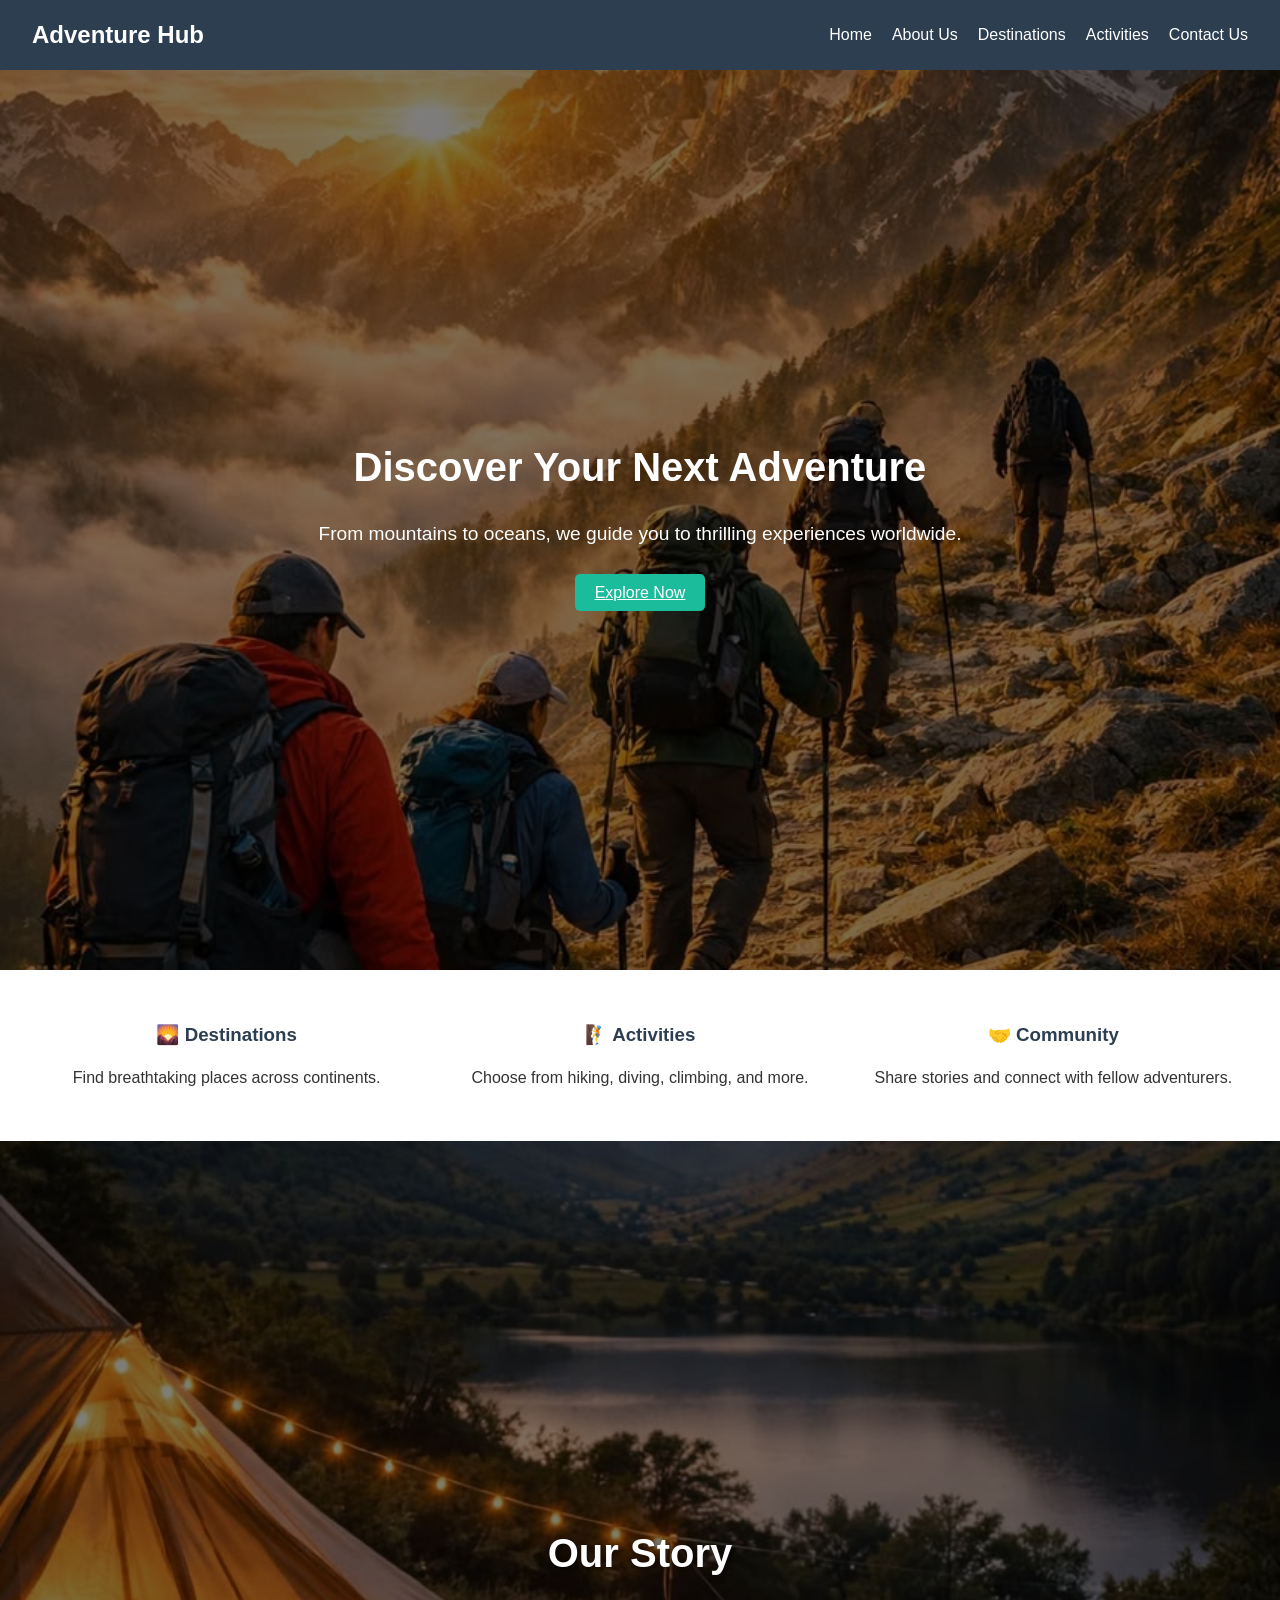
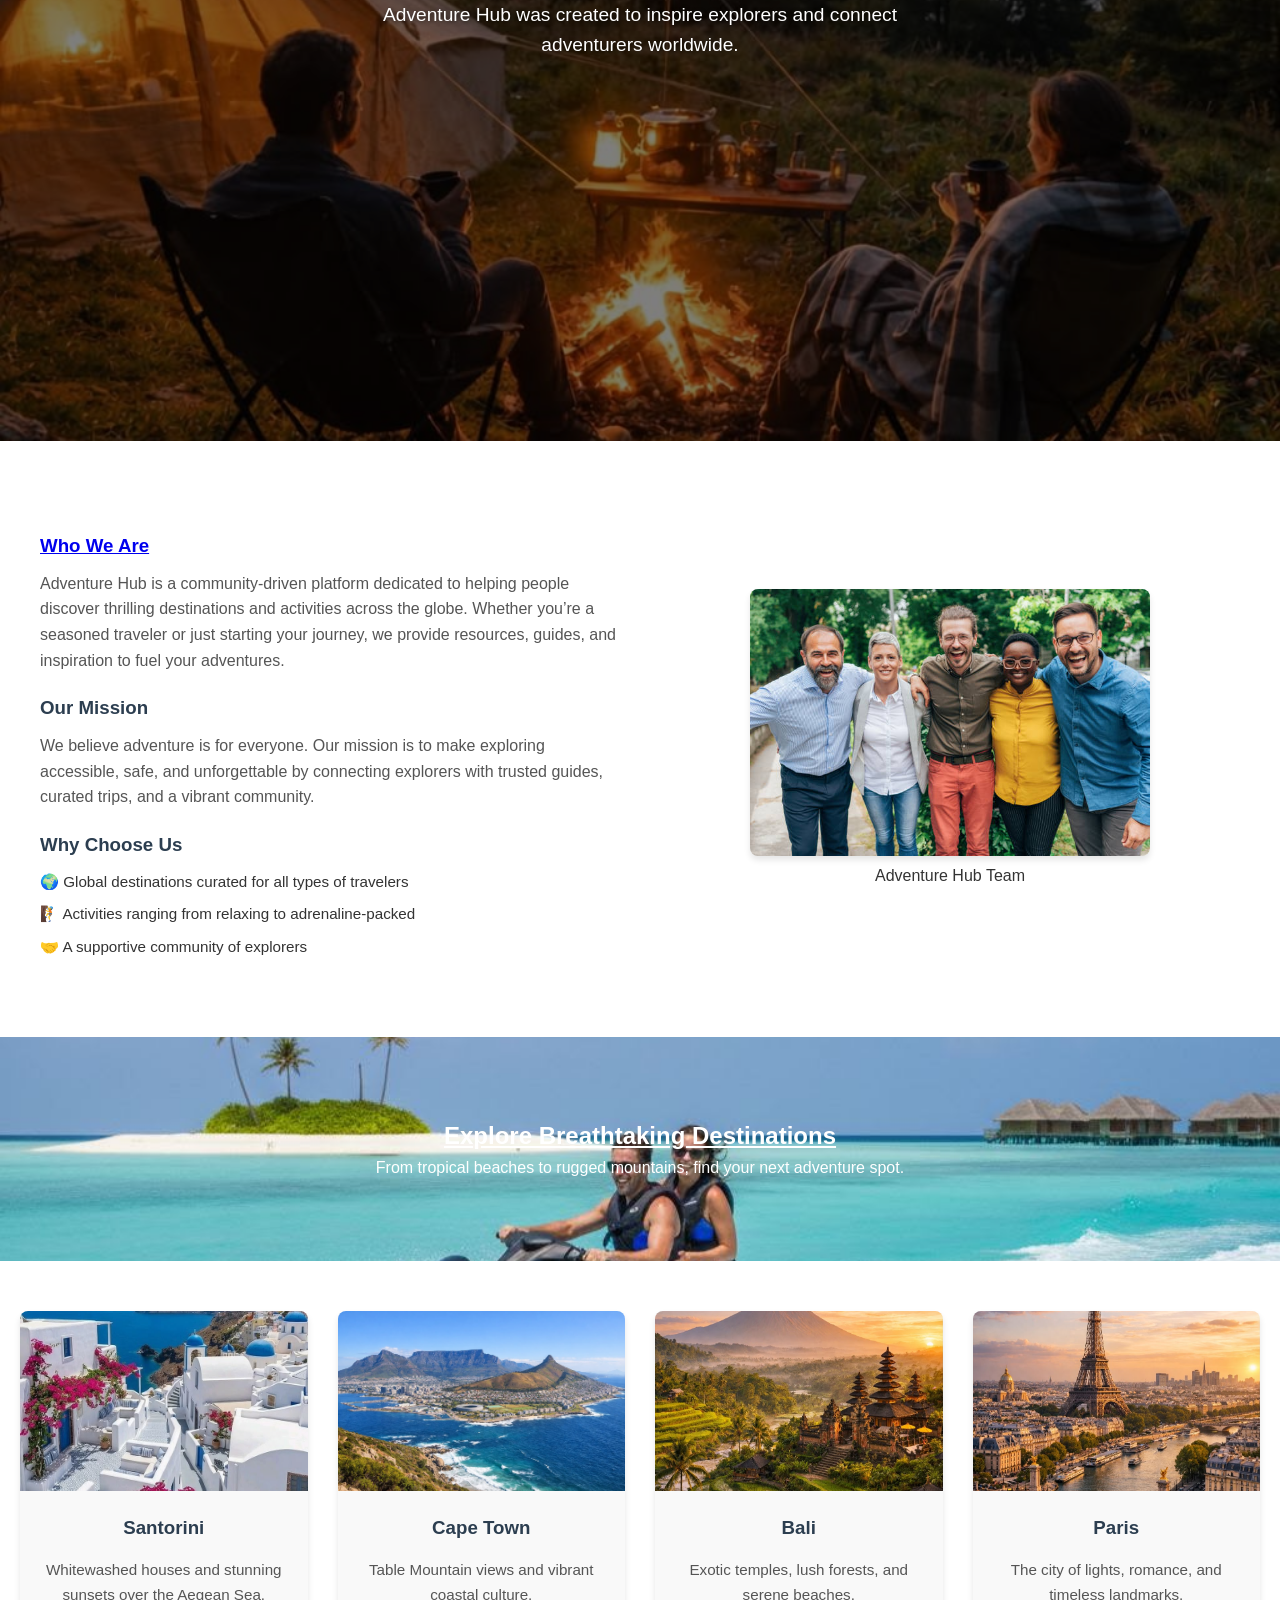
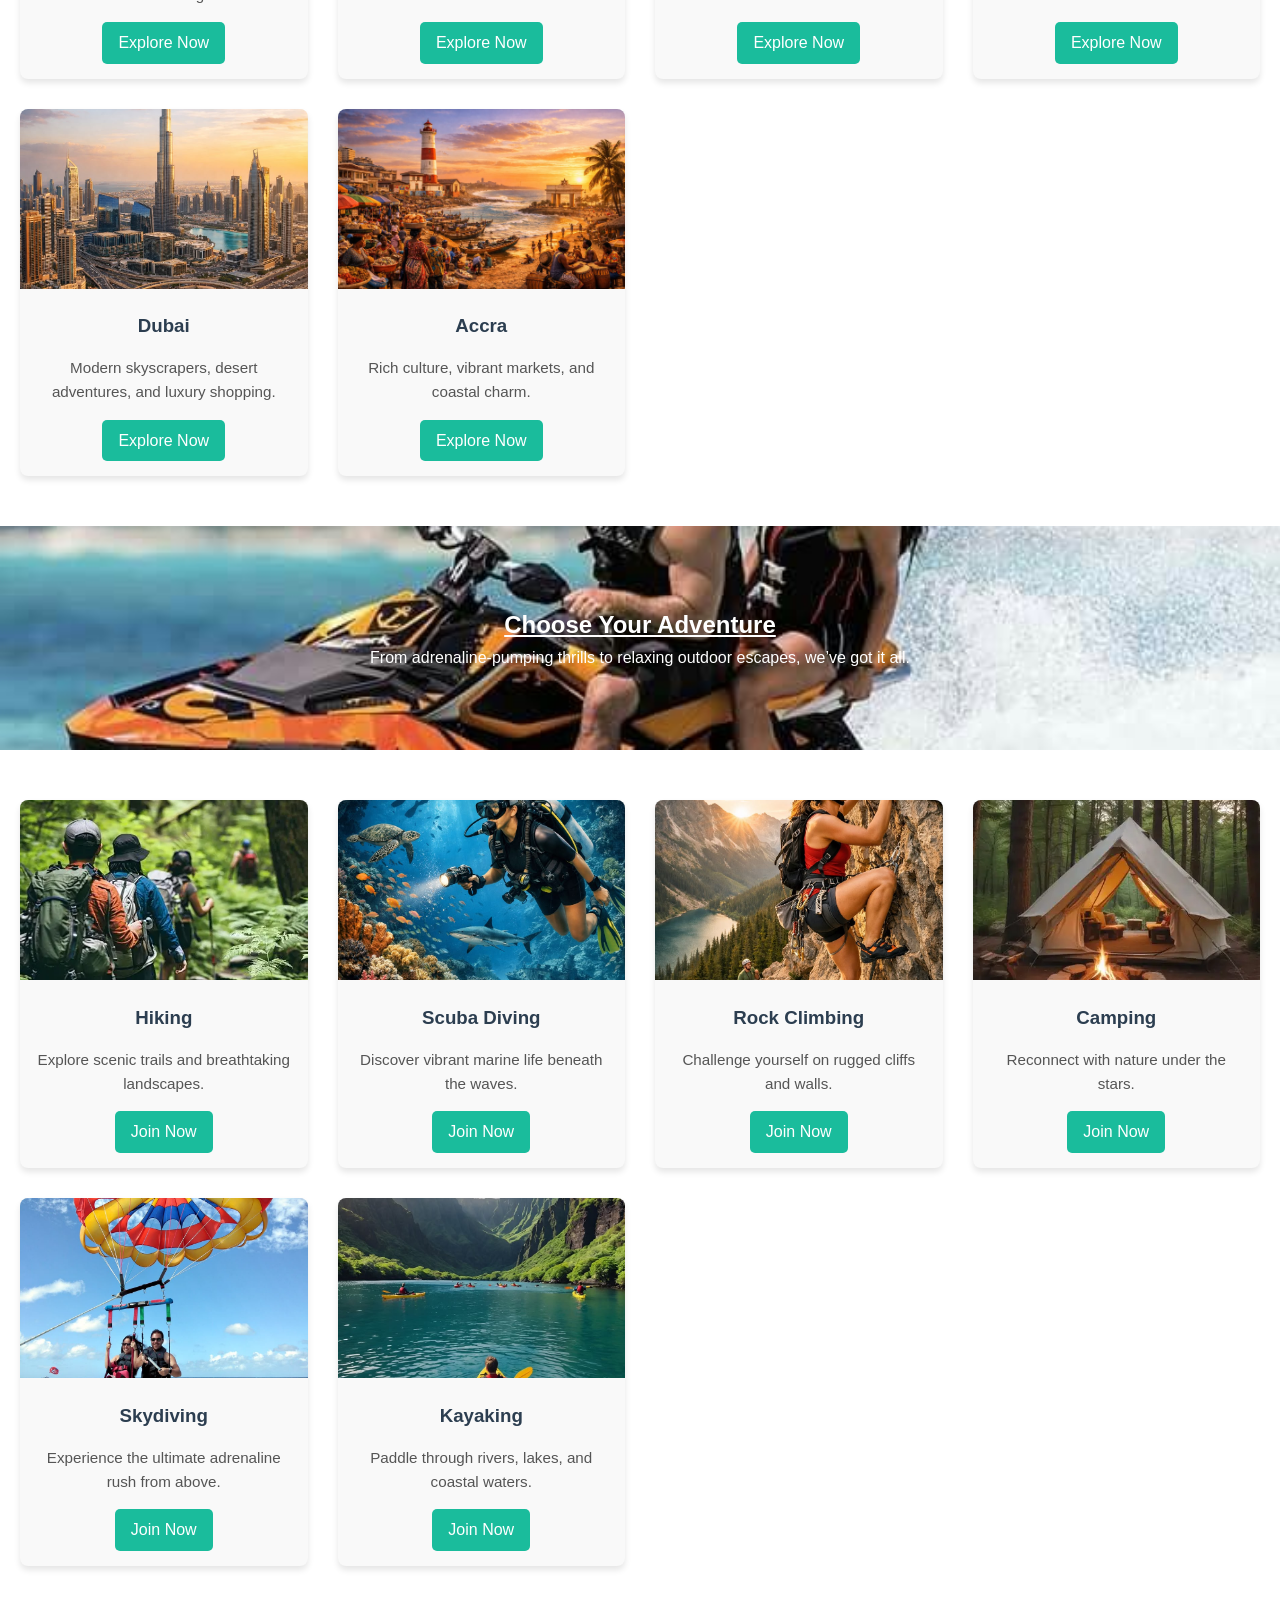
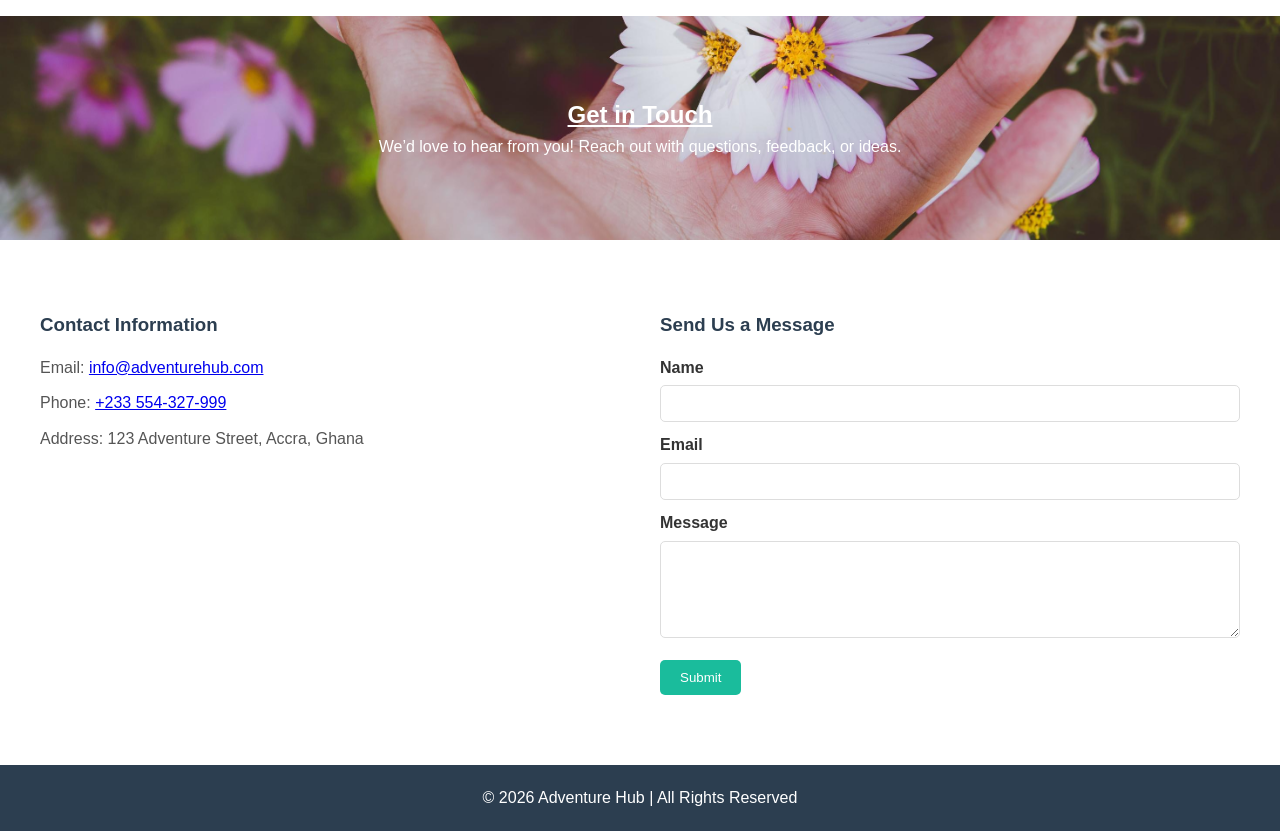
<file: index.html>
<!DOCTYPE html>
<html lang="en">
<head>
  <meta charset="UTF-8">
  <meta name="viewport" content="width=device-width, initial-scale=1.0">
  <title>Document</title>
  <link rel="stylesheet" href="src/style.css">
</head>
<body>
    <!-- Navigation Bar -->
  <nav class="navbar">
    <h1 class="logo">Adventure Hub</h1>
    <ul class="nav-links">
      <li><a href="index.html">Home</a></li>
      <li><a href="pages/about.html">About Us</a></li>
      <li><a href="pages/destinations.html">Destinations</a></li>
      <li><a href="pages/activities.html">Activities</a></li>
      <li><a href="pages/contact.html">Contact Us</a></li>
    </ul>
  </nav>

  <header class="hero">
  <div class="hero-content">
    <h2>Discover Your Next Adventure</h2>
    <p>From mountains to oceans, we guide you to thrilling experiences worldwide.</p>
    <a href="#" class="btn">Explore Now</a>
  </div>
</header>
  <!-- Features Section -->
  <section class="features">
    <div class="feature">
      <h3>🌄 Destinations</h3>
      <p>Find breathtaking places across continents.</p>
    </div>
    <div class="feature">
      <h3>🧗 Activities</h3>
      <p>Choose from hiking, diving, climbing, and more.</p>
    </div>
    <div class="feature">
      <h3>🤝 Community</h3>
      <p>Share stories and connect with fellow adventurers.</p>
    </div>
  </section>

  <!-- Hero Section -->
  <header class="hero1">
  <div class="hero1-content">
    <h2>Our Story</h2>
    <p>Adventure Hub was created to inspire explorers and connect adventurers worldwide.</p>
  </div>
</header>

  <!-- About Content -->
  <section class="about">
    <div class="about-text">
      <h3><a href="pages/about.html">Who We Are</a></h3>
      <p>
        Adventure Hub is a community-driven platform dedicated to helping people discover
        thrilling destinations and activities across the globe. Whether you’re a seasoned
        traveler or just starting your journey, we provide resources, guides, and inspiration
        to fuel your adventures.
      </p>
      <h3>Our Mission</h3>
      <p>
        We believe adventure is for everyone. Our mission is to make exploring accessible,
        safe, and unforgettable by connecting explorers with trusted guides, curated trips,
        and a vibrant community.
      </p>
      <h3>Why Choose Us</h3>
      <ul>
        <li>🌍 Global destinations curated for all types of travelers</li>
        <li>🧗 Activities ranging from relaxing to adrenaline-packed</li>
        <li>🤝 A supportive community of explorers</li>
      </ul>
    </div>

    <div class="about-image">
      <img src="images/istockphoto-1411115192-612x612.jpg" alt="Adventure Hub Team">
      <p>Adventure Hub Team</p>
    </div>
  </section>
  

  <!-- Hero Section -->
  <header class="hero2 destinations-hero">
    <h2><a href="pages/destinations.html">Explore Breathtaking Destinations</a></h2>
    <p>From tropical beaches to rugged mountains, find your next adventure spot.</p>
  </header>

  <!-- Destination Grid -->
  <section class="destinations">
    <div class="destination-card">
     <img src="images/WhatsApp Image 2026-07-12 at 11.25.25 PM.jpeg" alt="Santorini">
      <h3>Santorini</h3>
      <p>Whitewashed houses and stunning sunsets over the Aegean Sea.</p>
      <a href="#" class="btn">Explore Now</a>
    </div>
    <div class="destination-card">
     <img src="images/WhatsApp Image 2026-07-12 at 11.25.25 PM (1).jpeg" alt="Cape Town">
      <h3>Cape Town</h3>
      <p>Table Mountain views and vibrant coastal culture.</p>
      <a href="#" class="btn">Explore Now</a>
    </div>
    <div class="destination-card">
      <img src="images/WhatsApp Image 2026-07-12 at 11.14.30 PM.jpeg" alt="Bali">
      <h3>Bali</h3>
      <p>Exotic temples, lush forests, and serene beaches.</p>
      <a href="#" class="btn">Explore Now</a>
    </div>
    <div class="destination-card">
      <img src="images/WhatsApp Image 2026-07-12 at 11.14.29 PM (1).jpeg" alt="Paris">
      <h3>Paris</h3>
      <p>The city of lights, romance, and timeless landmarks.</p>
      <a href="#" class="btn">Explore Now</a>
    </div>
    <div class="destination-card">
      <img src="images/WhatsApp Image 2026-07-12 at 11.14.29 PM.jpeg" alt="Dubai">
      <h3>Dubai</h3>
      <p>Modern skyscrapers, desert adventures, and luxury shopping.</p>
      <a href="#" class="btn">Explore Now</a>
    </div>
    <div class="destination-card">
     <img src="images/WhatsApp Image 2026-07-12 at 11.14.31 PM.jpeg" alt="Accra">
      <h3>Accra</h3>
      <p>Rich culture, vibrant markets, and coastal charm.</p>
      <a href="#" class="btn">Explore Now</a>
    </div>
  </section>

  

  <!-- Hero Section -->
  <header class="hero3 activities-hero">
    <h2><a href="pages/activities.html">Choose Your Adventure</a></h2>
    <p>From adrenaline-pumping thrills to relaxing outdoor escapes, we’ve got it all.</p>
  </header>

  <!-- Activities Grid -->
  <section class="activities">
    <div class="activity-card">
     <img src="images/OIP.webp" alt="Hiking">
      <h3>Hiking</h3>
      <p>Explore scenic trails and breathtaking landscapes.</p>
      <a href="#" class="btn">Join Now</a>
    </div>
    <div class="activity-card">
      <img src="images/WhatsApp Image 2026-07-12 at 11.47.36 PM.jpeg" alt="Scuba Diving">
      <h3>Scuba Diving</h3>
      <p>Discover vibrant marine life beneath the waves.</p>
      <a href="#" class="btn">Join Now</a>
    </div>
    <div class="activity-card">
      <img src="images/WhatsApp Image 2026-07-12 at 11.47.36 PM (1).jpeg" alt="Rock Climbing">
      <h3>Rock Climbing</h3>
      <p>Challenge yourself on rugged cliffs and walls.</p>
      <a href="#" class="btn">Join Now</a>
    </div>
    <div class="activity-card">
     <img src="images/OIP (1).webp" alt="Camping">
      <h3>Camping</h3>
      <p>Reconnect with nature under the stars.</p>
      <a href="#" class="btn">Join Now</a>
    </div>
    <div class="activity-card">
      <img src="images/WhatsApp Image 2026-07-11 at 12.35.16 AM.jpeg" alt="Skydiving">
      <h3>Skydiving</h3>
      <p>Experience the ultimate adrenaline rush from above.</p>
      <a href="#" class="btn">Join Now</a>
    </div>
    <div class="activity-card">
       <img src="images/WhatsApp Image 2026-07-11 at 12.35.15 AM.jpeg" alt="Kayaking">
      <h3>Kayaking</h3>
      <p>Paddle through rivers, lakes, and coastal waters.</p>
      <a href="#" class="btn">Join Now</a>
    </div>
  </section>


 

  <!-- Hero Section -->
  <header class="hero4 contact-hero">
    <h2><a href="pages/contact.html">Get in Touch</a></h2>
    <p>We’d love to hear from you! Reach out with questions, feedback, or ideas.</p>
  </header>

  <!-- Contact Section -->
  <section class="contact">
    <div class="contact-info">
      <h3>Contact Information</h3>
      <p>Email: <a href="mailto:info@adventurehub.com">info@adventurehub.com</a></p>
      <p>Phone: <a href="tel:+233554327999">+233 554-327-999</a></p>
      <p>Address: 123 Adventure Street, Accra, Ghana</p>
    </div>

    <div class="contact-form">
      <h3>Send Us a Message</h3>
      <form action="#" method="post">
        <label for="name">Name</label>
        <input type="text" id="name" name="name" required>

        <label for="email">Email</label>
        <input type="email" id="email" name="email" required>

        <label for="message">Message</label>
        <textarea id="message" name="message" rows="5" required></textarea>

        <button type="submit" class="btn">Submit</button>
      </form>
    </div>
  </section>

  <!-- Footer -->
  <footer class="footer">
    <p>&copy; 2026 Adventure Hub | All Rights Reserved</p>
  </footer>
  
</body>
</html>
</file>
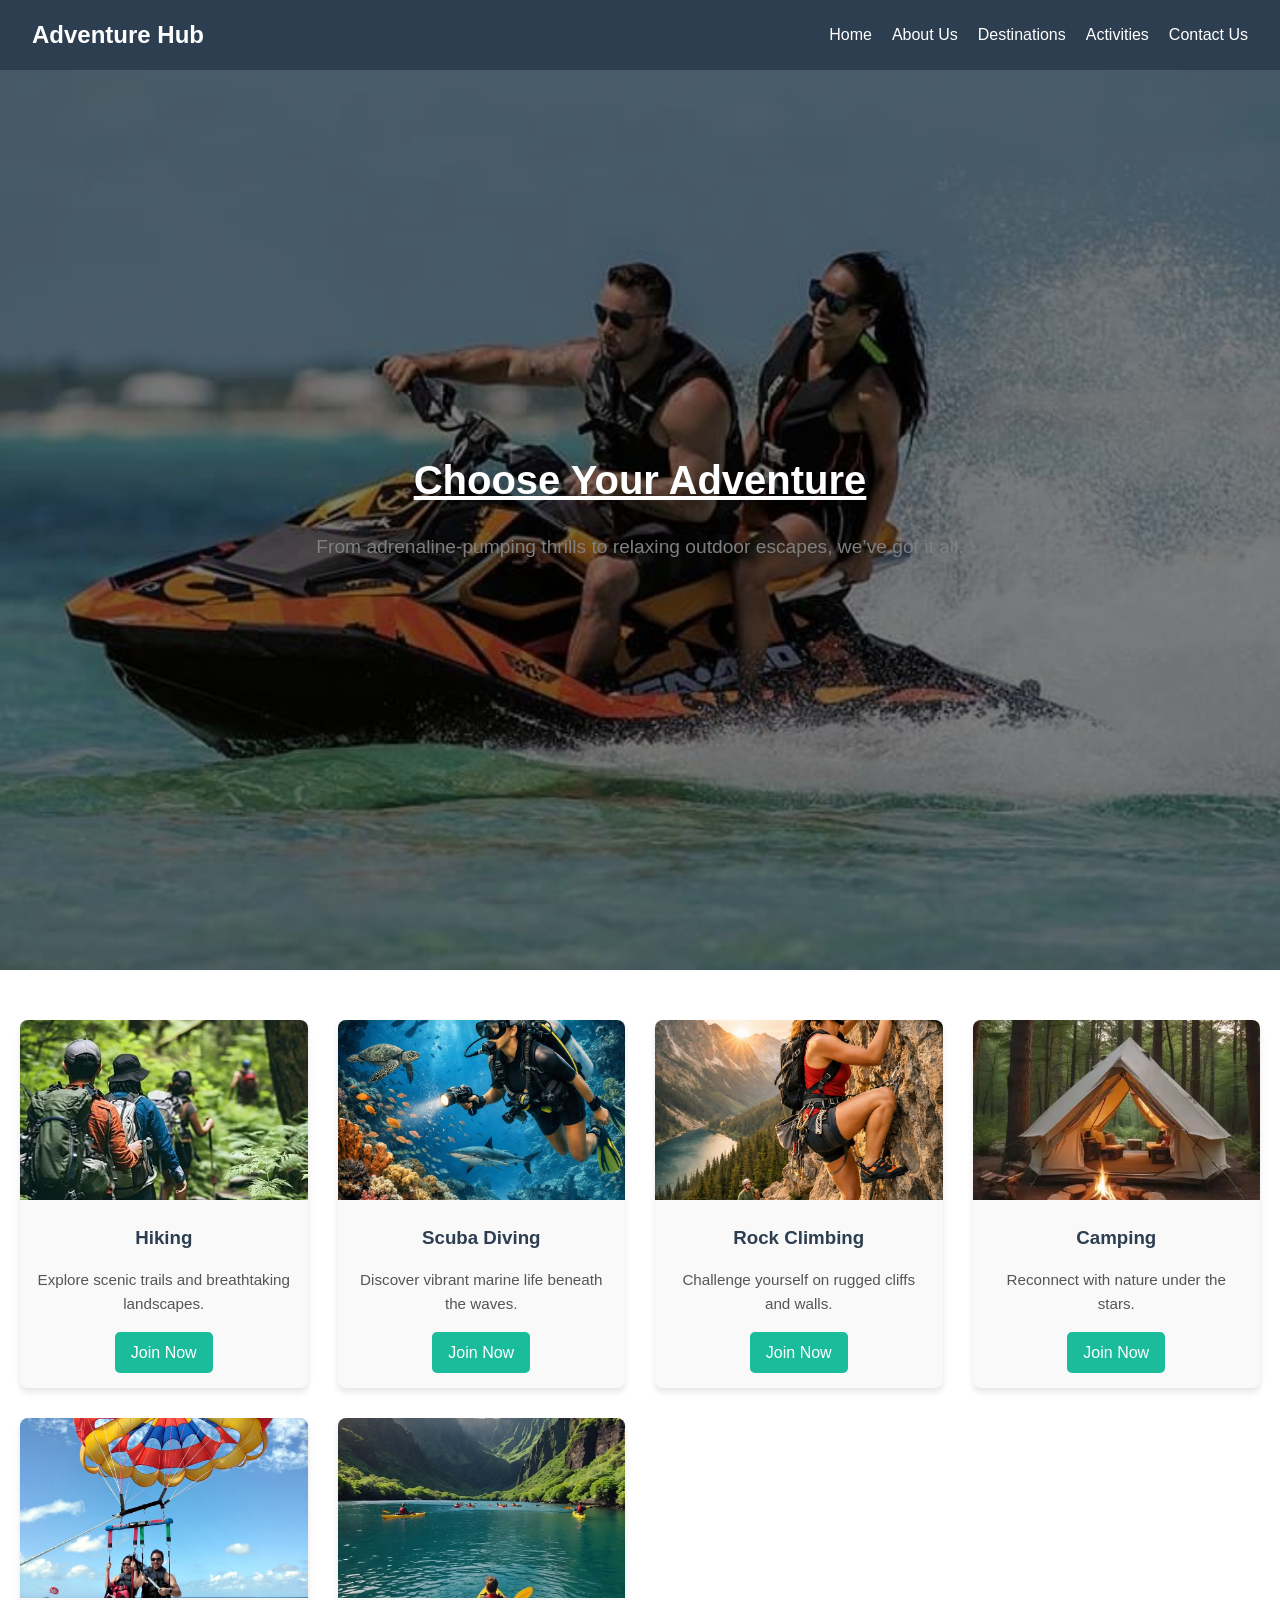
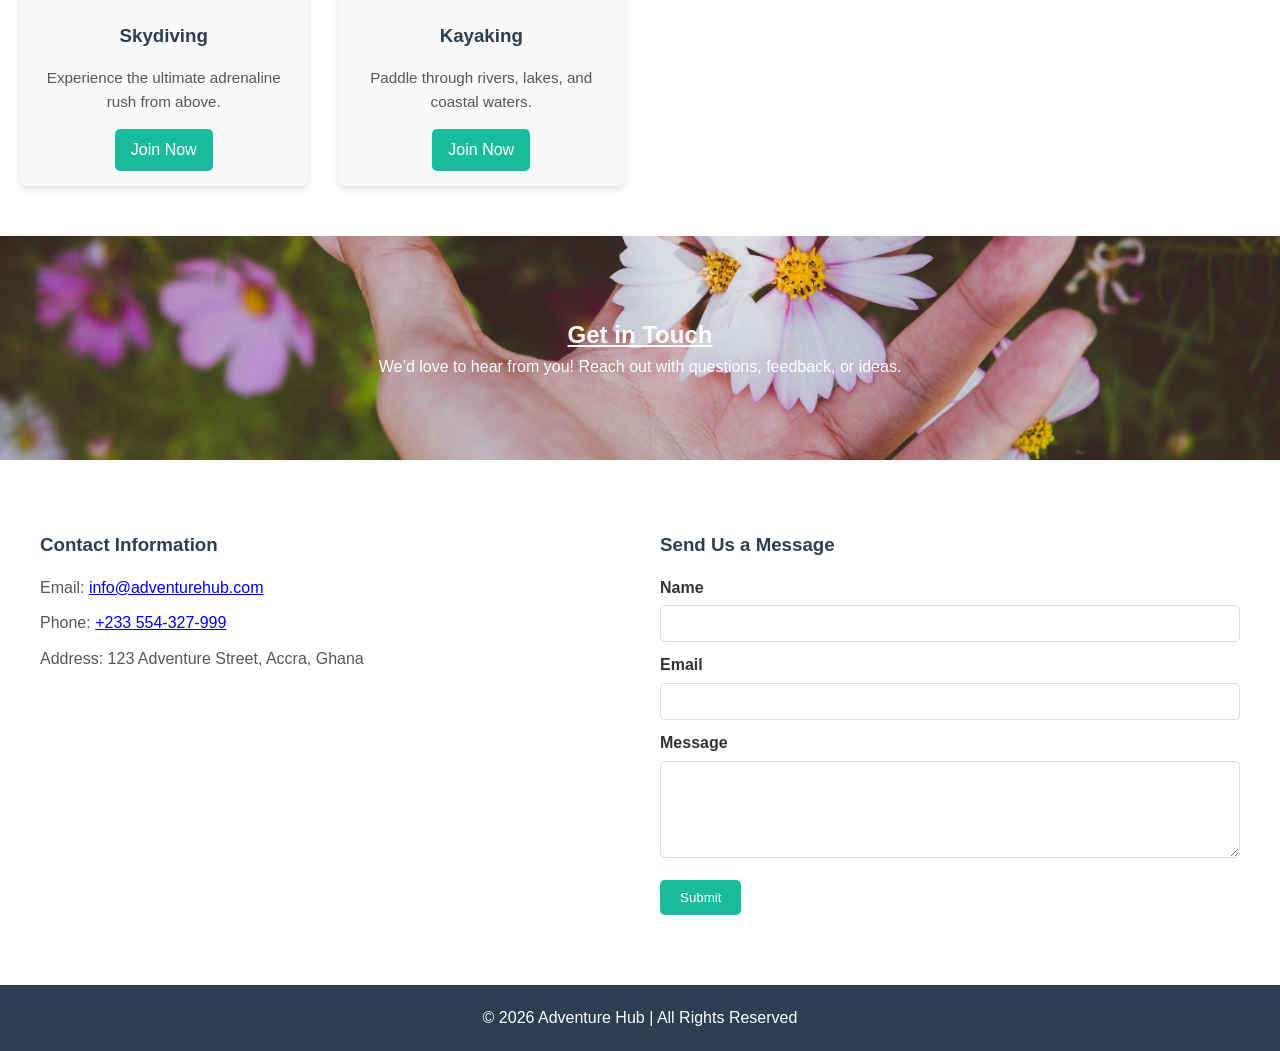
<file: pages/activities.html>
<!DOCTYPE html>
<html lang="en">
<head>
  <meta charset="UTF-8">
  <meta name="viewport" content="width=device-width, initial-scale=1.0">
  <title>Adventure Hub - Activities</title>
  <link rel="stylesheet" href="../src/style.css">
</head>
<body>
  <!-- Navigation Bar -->
  <nav class="navbar">
    <h1 class="logo">Adventure Hub</h1>
    <ul class="nav-links">
      <li><a href="../index.html">Home</a></li>
      <li><a href="about.html">About Us</a></li>
      <li><a href="destinations.html">Destinations</a></li>
      <li><a href="activities.html" class="active">Activities</a></li>
      <li><a href="contact.html">Contact Us</a></li>
    </ul>
  </nav>

  <!-- Hero Section -->
  <header class="hero activities-hero">
    <div><h2><a href="../index.html">Choose Your Adventure</a></h2>
    <p>From adrenaline-pumping thrills to relaxing outdoor escapes, we’ve got it all.</p>
  </div>
  </header>

  <!-- Activities Grid -->
  <section class="activities">
    <div class="activity-card">
      <img src="../images/OIP.webp" alt="Hiking">
      <h3>Hiking</h3>
      <p>Explore scenic trails and breathtaking landscapes.</p>
      <a href="#" class="btn">Join Now</a>
    </div>
    <div class="activity-card">
      <img src="../images/WhatsApp Image 2026-07-12 at 11.47.36 PM.jpeg" alt="Scuba Diving">
      <h3>Scuba Diving</h3>
      <p>Discover vibrant marine life beneath the waves.</p>
      <a href="#" class="btn">Join Now</a>
    </div>
    <div class="activity-card">
      <img src="../images/WhatsApp Image 2026-07-12 at 11.47.36 PM (1).jpeg" alt="Rock Climbing">
      <h3>Rock Climbing</h3>
      <p>Challenge yourself on rugged cliffs and walls.</p>
      <a href="#" class="btn">Join Now</a>
    </div>
    <div class="activity-card">
      <img src="../images/OIP (1).webp" alt="Camping">
      <h3>Camping</h3>
      <p>Reconnect with nature under the stars.</p>
      <a href="#" class="btn">Join Now</a>
    </div>
    <div class="activity-card">
      <img src="../images/WhatsApp Image 2026-07-11 at 12.35.16 AM.jpeg" alt="Skydiving">
      <h3>Skydiving</h3>
      <p>Experience the ultimate adrenaline rush from above.</p>
      <a href="#" class="btn">Join Now</a>
    </div>
    <div class="activity-card">
      <img src="../images/WhatsApp Image 2026-07-11 at 12.35.15 AM.jpeg" alt="Kayaking">
      <h3>Kayaking</h3>
      <p>Paddle through rivers, lakes, and coastal waters.</p>
      <a href="#" class="btn">Join Now</a>
    </div>
  </section>

  <!-- Hero Section -->
  <header class="hero4 contact-hero">
    <h2><a href="contact.html">Get in Touch</a></h2>
    <p>We’d love to hear from you! Reach out with questions, feedback, or ideas.</p>
  </header>

  <!-- Contact Section -->
  <section class="contact">
    <div class="contact-info">
      <h3>Contact Information</h3>
      <p>Email: <a href="mailto:info@adventurehub.com">info@adventurehub.com</a></p>
      <p>Phone: <a href="tel:+233554327999">+233 554-327-999</a></p>
      <p>Address: 123 Adventure Street, Accra, Ghana</p>
    </div>

    <div class="contact-form">
      <h3>Send Us a Message</h3>
      <form action="#" method="post">
        <label for="name">Name</label>
        <input type="text" id="name" name="name" required>

        <label for="email">Email</label>
        <input type="email" id="email" name="email" required>

        <label for="message">Message</label>
        <textarea id="message" name="message" rows="5" required></textarea>

        <button type="submit" class="btn">Submit</button>
      </form>
    </div>
  </section>


  <!-- Footer -->
  <footer class="footer">
    <p>&copy; 2026 Adventure Hub | All Rights Reserved</p>
  </footer>
</body>
</html>
</file>
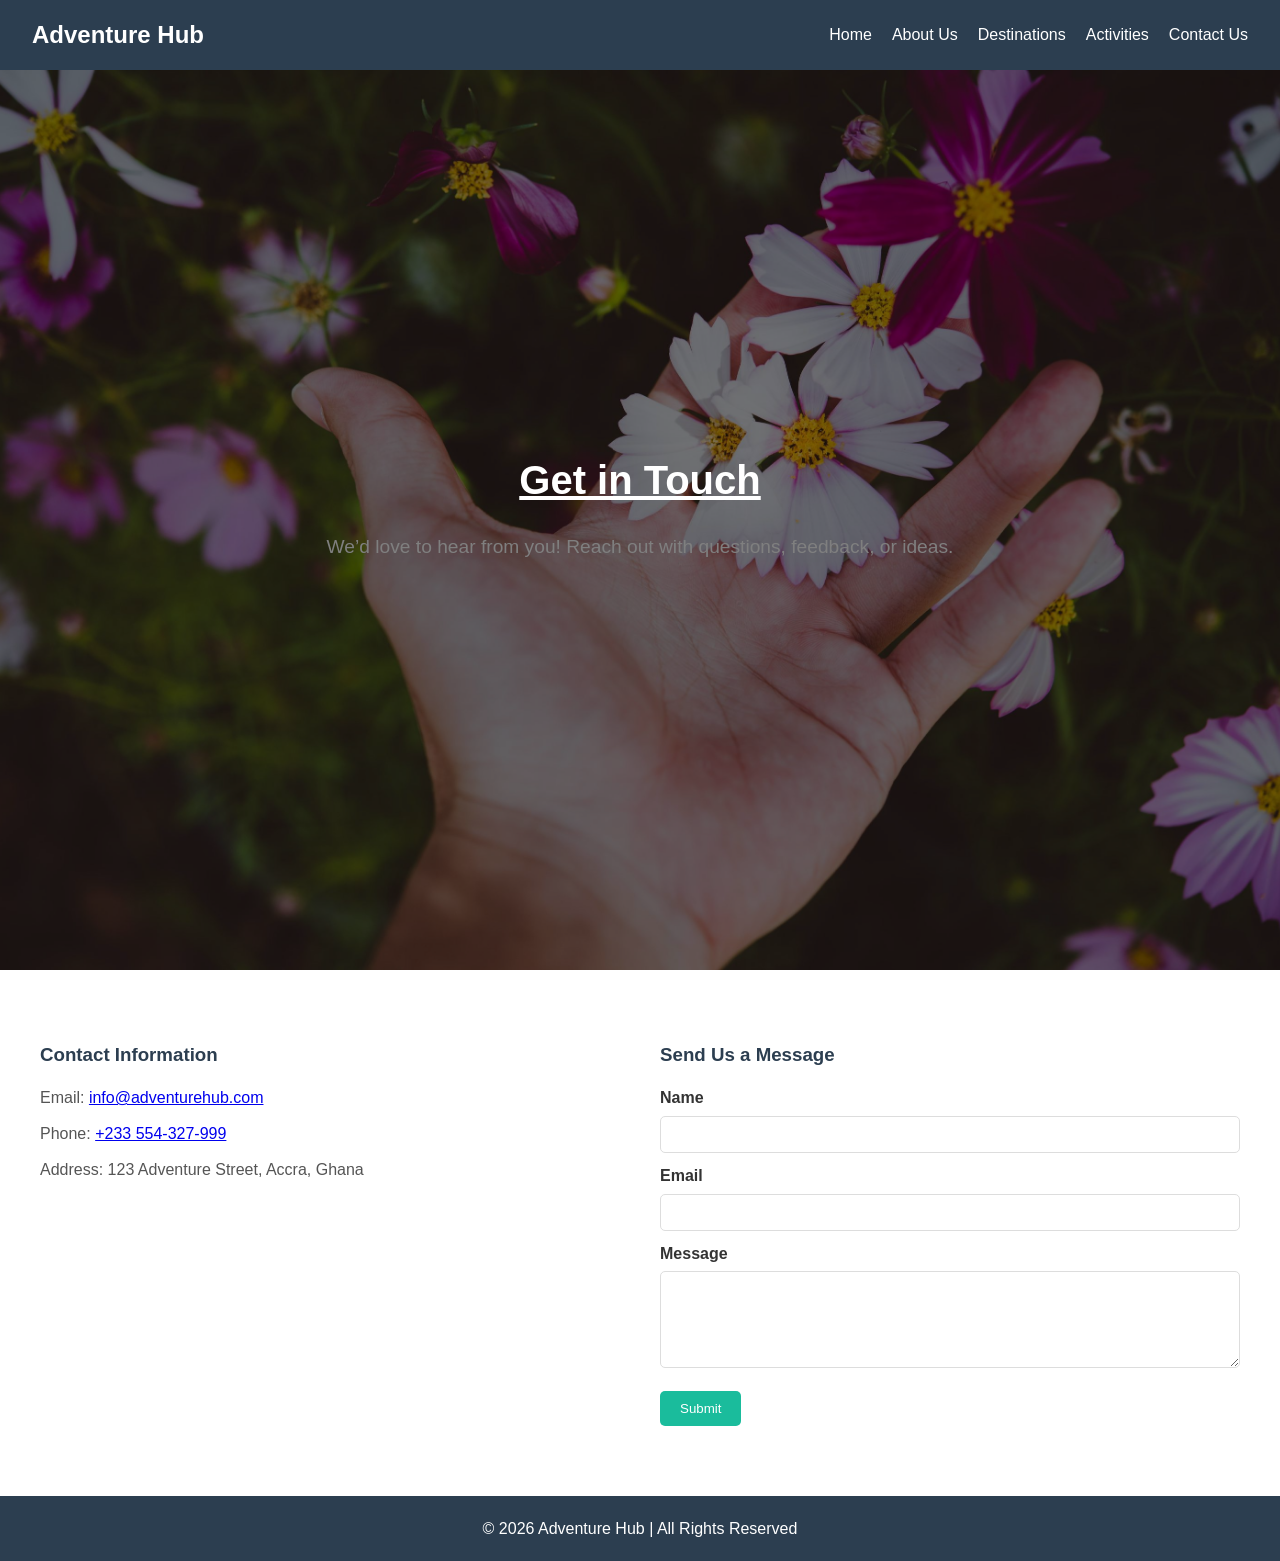
<file: pages/contact.html>
<!DOCTYPE html>
<html lang="en">
<head>
  <meta charset="UTF-8">
  <meta name="viewport" content="width=device-width, initial-scale=1.0">
  <title>Adventure Hub - Contact</title>
  <link rel="stylesheet" href="../src/style.css">
</head>
<body>
  <!-- Navigation Bar -->
  <nav class="navbar">
    <h1 class="logo">Adventure Hub</h1>
    <ul class="nav-links">
      <li><a href="../index.html">Home</a></li>
      <li><a href="about.html">About Us</a></li>
      <li><a href="destinations.html">Destinations</a></li>
      <li><a href="activities.html">Activities</a></li>
      <li><a href="contact.html" class="active">Contact Us</a></li>
    </ul>
  </nav>

  <!-- Hero Section -->
  <header class="hero contact-hero">
    <div><h2><a href="../index.html">Get in Touch</a></h2>
    <p>We’d love to hear from you! Reach out with questions, feedback, or ideas.</p>
    </div>
  </header>

  <!-- Contact Section -->
  <section class="contact">
    <div class="contact-info">
      <h3>Contact Information</h3>
      <p>Email: <a href="mailto:info@adventurehub.com">info@adventurehub.com</a></p>
      <p>Phone: <a href="tel:+233554327999">+233 554-327-999</a></p>
      <p>Address: 123 Adventure Street, Accra, Ghana</p>
    </div>

    <div class="contact-form">
      <h3>Send Us a Message</h3>
      <form action="#" method="post">
        <label for="name">Name</label>
        <input type="text" id="name" name="name" required>

        <label for="email">Email</label>
        <input type="email" id="email" name="email" required>

        <label for="message">Message</label>
        <textarea id="message" name="message" rows="5" required></textarea>

        <button type="submit" class="btn">Submit</button>
      </form>
    </div>
  </section>

  <!-- Footer -->
  <footer class="footer">
    <p>&copy; 2026 Adventure Hub | All Rights Reserved</p>
  </footer>
</body>
</html>
</file>
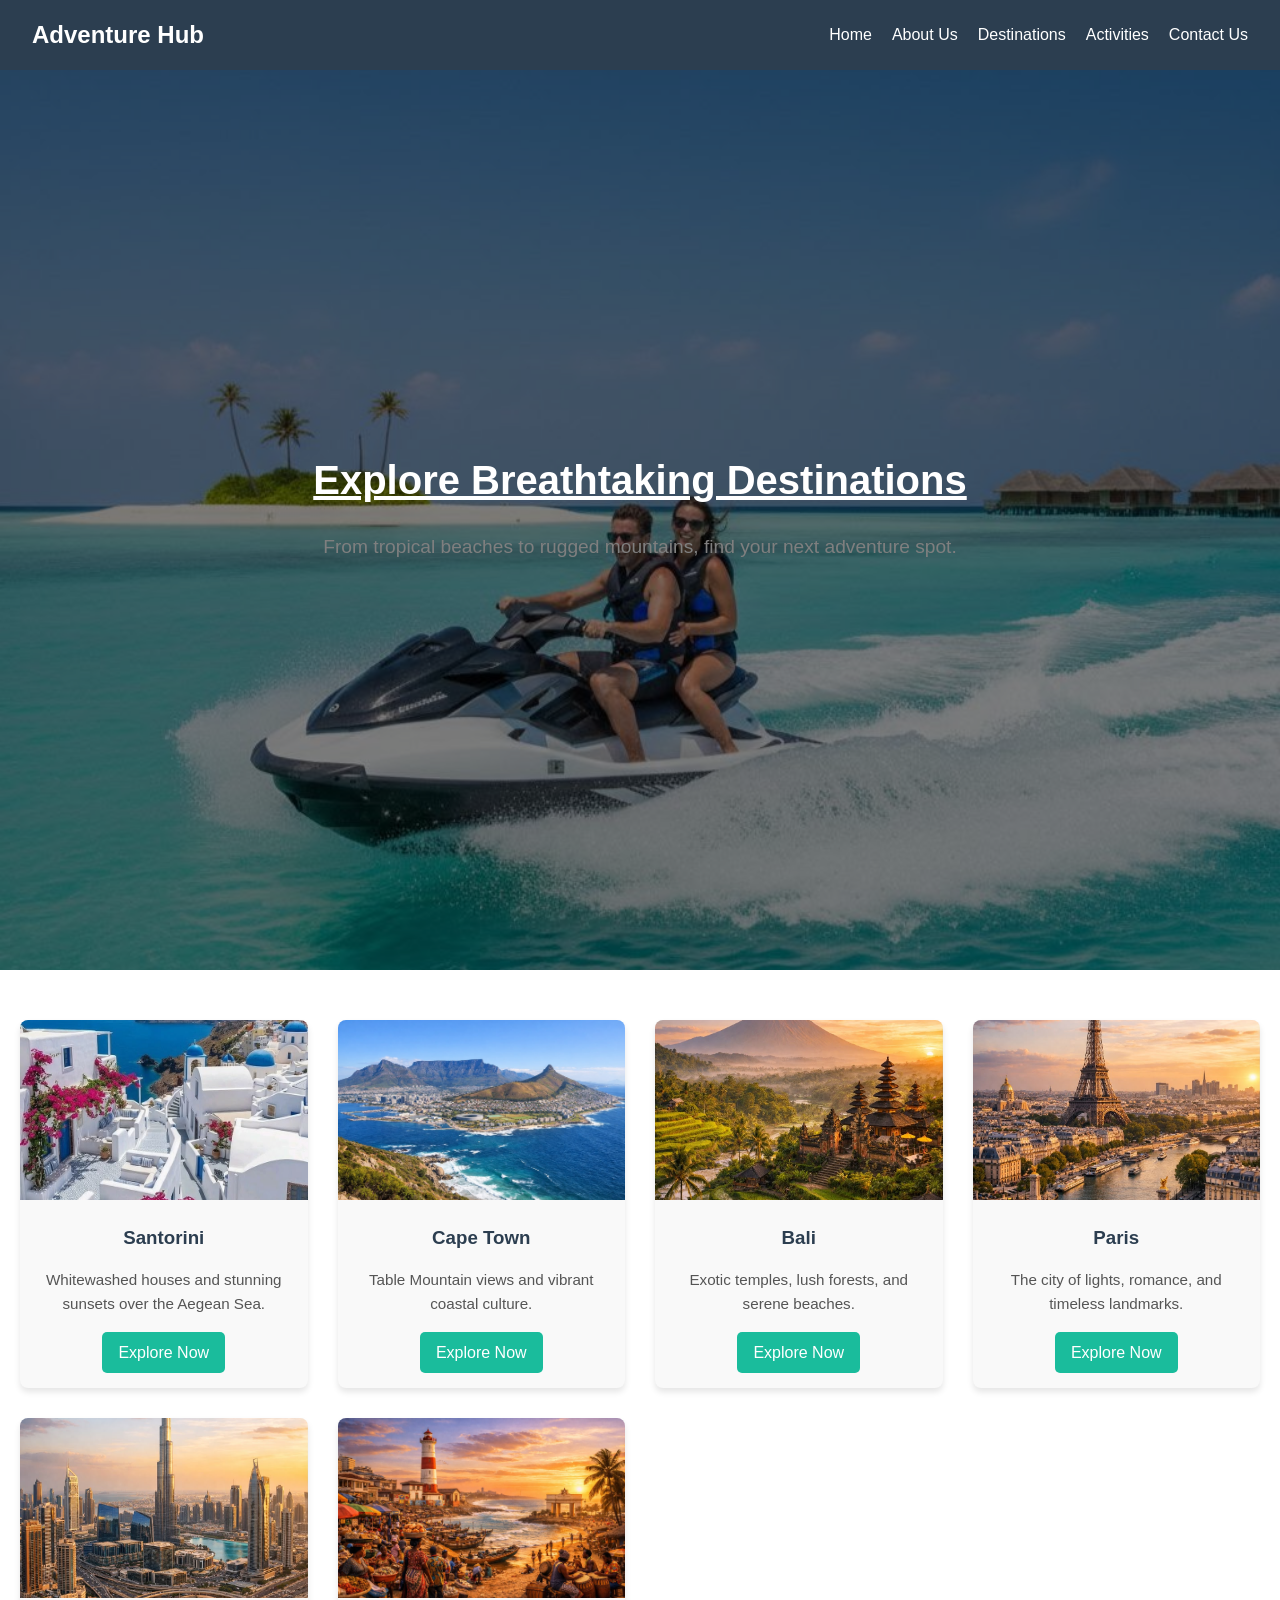
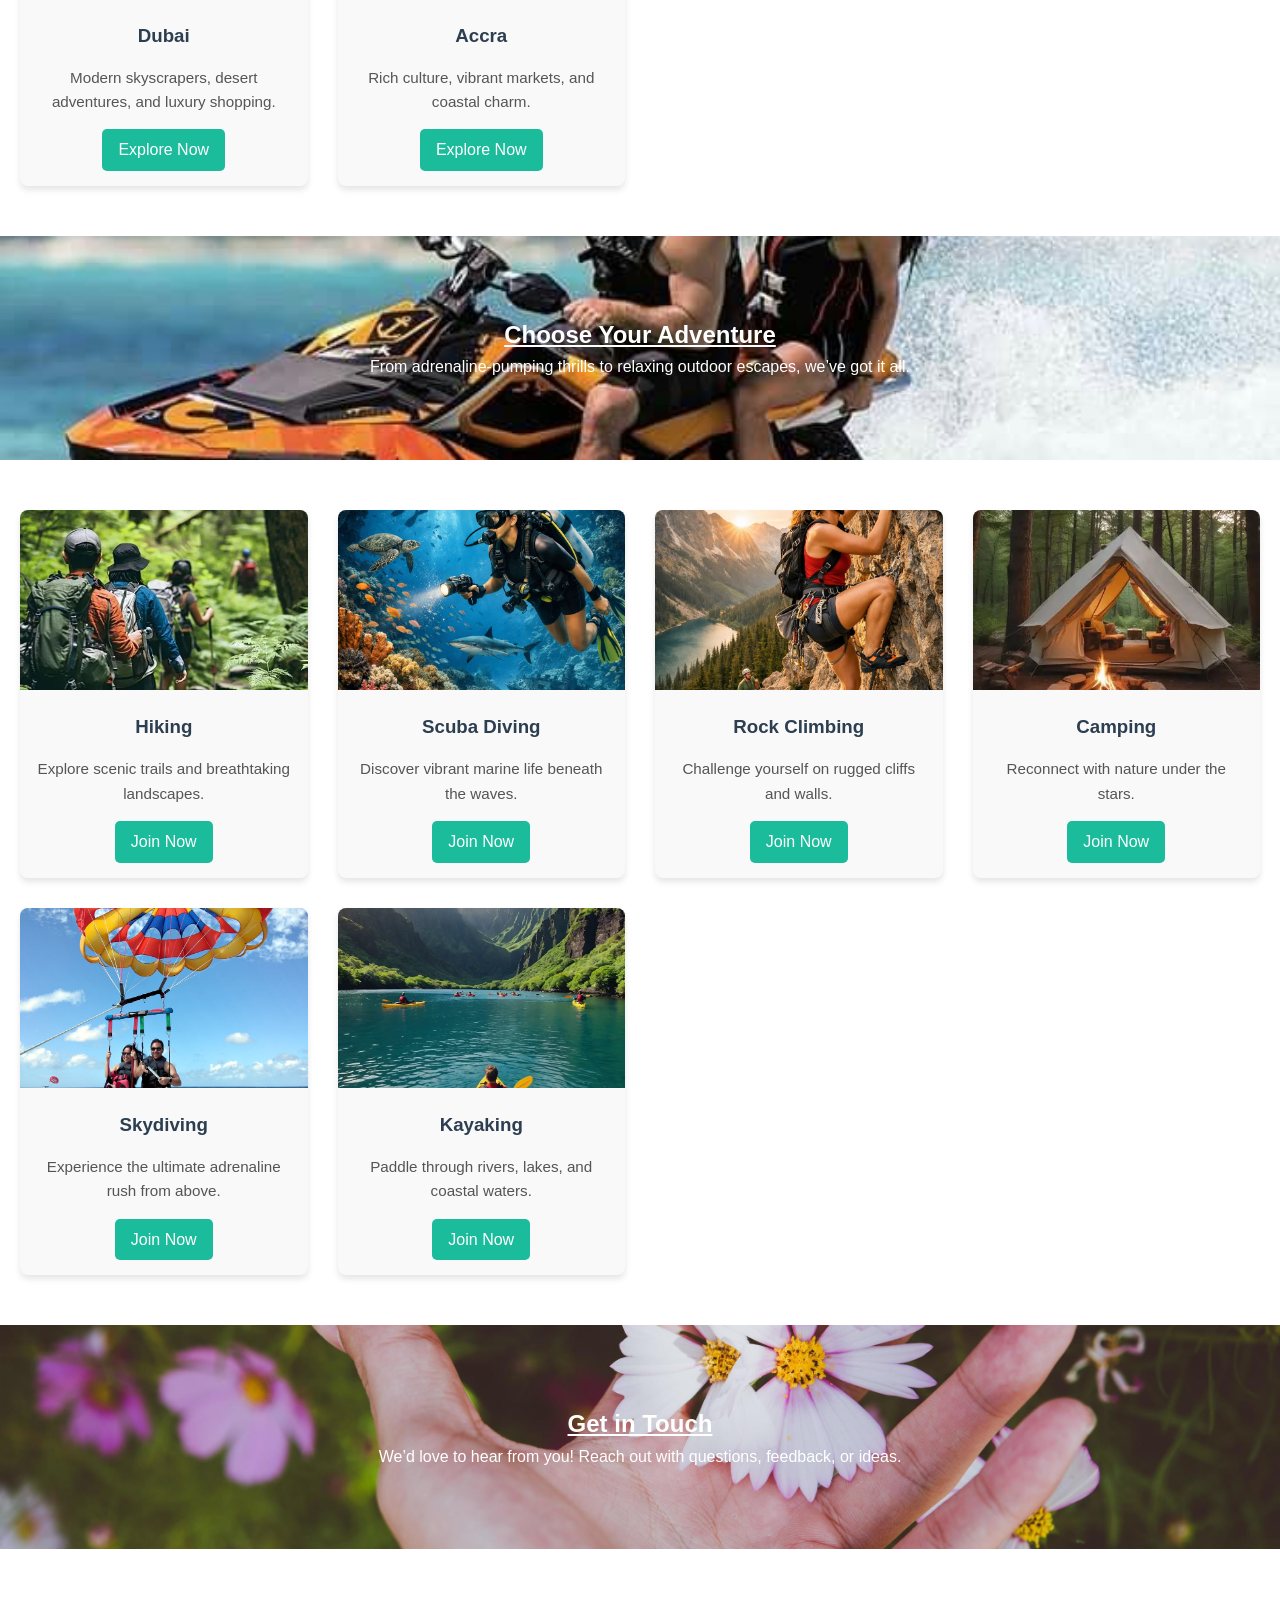
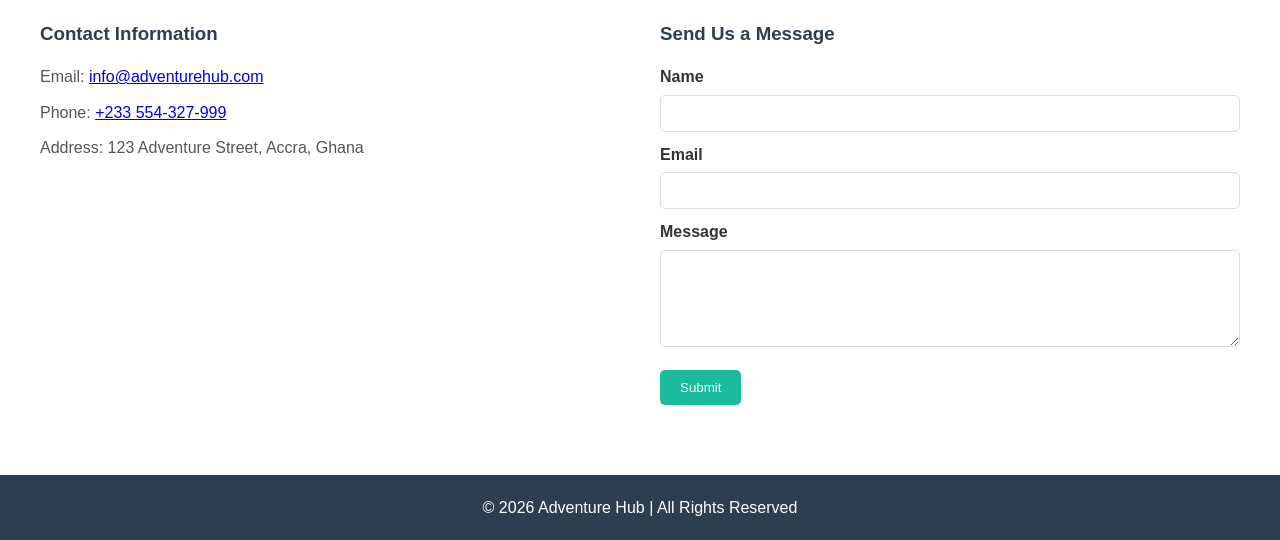
<file: pages/destinations.html>
<!DOCTYPE html>
<html lang="en">
<head>
  <meta charset="UTF-8">
  <meta name="viewport" content="width=device-width, initial-scale=1.0">
  <title>Adventure Hub - Destinations</title>
  <link rel="stylesheet" href="../src/style.css">
</head>
<body>
  <!-- Navigation Bar -->
  <nav class="navbar">
    <h1 class="logo">Adventure Hub</h1>
    <ul class="nav-links">
      <li><a href="../index.html">Home</a></li>
      <li><a href="about.html">About Us</a></li>
      <li><a href="destinations.html" class="active">Destinations</a></li>
      <li><a href="activities.html">Activities</a></li>
      <li><a href="contact.html">Contact Us</a></li>
    </ul>
  </nav>

  <!-- Hero Section -->
  <header class="hero destinations-hero">
    <div><h2><a href="../index.html">Explore Breathtaking Destinations</a></h2>
    <p>From tropical beaches to rugged mountains, find your next adventure spot.</p>
    </div>
  </header>

  <!-- Destination Grid -->
  <section class="destinations">
    <div class="destination-card">
      <img src="../images/WhatsApp Image 2026-07-12 at 11.25.25 PM.jpeg" alt="Santorini">
      <h3>Santorini</h3>
      <p>Whitewashed houses and stunning sunsets over the Aegean Sea.</p>
      <a href="#" class="btn">Explore Now</a>
    </div>
    <div class="destination-card">
      <img src="../images/WhatsApp Image 2026-07-12 at 11.25.25 PM (1).jpeg" alt="Cape Town">
      <h3>Cape Town</h3>
      <p>Table Mountain views and vibrant coastal culture.</p>
      <a href="#" class="btn">Explore Now</a>
    </div>
    <div class="destination-card">
      <img src="../images/WhatsApp Image 2026-07-12 at 11.14.30 PM.jpeg" alt="Bali">
      <h3>Bali</h3>
      <p>Exotic temples, lush forests, and serene beaches.</p>
      <a href="#" class="btn">Explore Now</a>
    </div>
    <div class="destination-card">
      <img src="../images/WhatsApp Image 2026-07-12 at 11.14.29 PM (1).jpeg" alt="Paris">
      <h3>Paris</h3>
      <p>The city of lights, romance, and timeless landmarks.</p>
      <a href="#" class="btn">Explore Now</a>
    </div>
    <div class="destination-card">
      <img src="../images/WhatsApp Image 2026-07-12 at 11.14.29 PM.jpeg" alt="Dubai">
      <h3>Dubai</h3>
      <p>Modern skyscrapers, desert adventures, and luxury shopping.</p>
      <a href="#" class="btn">Explore Now</a>
    </div>
    <div class="destination-card">
      <img src="../images/WhatsApp Image 2026-07-12 at 11.14.31 PM.jpeg" alt="Accra">
      <h3>Accra</h3>
      <p>Rich culture, vibrant markets, and coastal charm.</p>
      <a href="#" class="btn">Explore Now</a>
    </div>
  </section>

   <!-- Hero Section -->
  <header class="hero3 activities-hero">
    <h2><a href="activities.html">Choose Your Adventure</a></h2>
    <p>From adrenaline-pumping thrills to relaxing outdoor escapes, we’ve got it all.</p>
  </header>

  <!-- Activities Grid -->
  <section class="activities">
    <div class="activity-card">
      <img src="../images/OIP.webp" alt="Hiking">
      <h3>Hiking</h3>
      <p>Explore scenic trails and breathtaking landscapes.</p>
      <a href="#" class="btn">Join Now</a>
    </div>
    <div class="activity-card">
      <img src="../images/WhatsApp Image 2026-07-12 at 11.47.36 PM.jpeg" alt="Scuba Diving">
      <h3>Scuba Diving</h3>
      <p>Discover vibrant marine life beneath the waves.</p>
      <a href="#" class="btn">Join Now</a>
    </div>
    <div class="activity-card">
      <img src="../images/WhatsApp Image 2026-07-12 at 11.47.36 PM (1).jpeg" alt="Rock Climbing">
      <h3>Rock Climbing</h3>
      <p>Challenge yourself on rugged cliffs and walls.</p>
      <a href="#" class="btn">Join Now</a>
    </div>
    <div class="activity-card">
      <img src="../images/OIP (1).webp" alt="Camping">
      <h3>Camping</h3>
      <p>Reconnect with nature under the stars.</p>
      <a href="#" class="btn">Join Now</a>
    </div>
    <div class="activity-card">
      <img src="../images/WhatsApp Image 2026-07-11 at 12.35.16 AM.jpeg" alt="Skydiving">
      <h3>Skydiving</h3>
      <p>Experience the ultimate adrenaline rush from above.</p>
      <a href="#" class="btn">Join Now</a>
    </div>
    <div class="activity-card">
      <img src="../images/WhatsApp Image 2026-07-11 at 12.35.15 AM.jpeg" alt="Kayaking">
      <h3>Kayaking</h3>
      <p>Paddle through rivers, lakes, and coastal waters.</p>
      <a href="#" class="btn">Join Now</a>
    </div>
  </section>


 

  <!-- Hero Section -->
  <header class="hero4 contact-hero">
    <h2><a href="contact.html">Get in Touch</a></h2>
    <p>We’d love to hear from you! Reach out with questions, feedback, or ideas.</p>
  </header>

  <!-- Contact Section -->
  <section class="contact">
    <div class="contact-info">
      <h3>Contact Information</h3>
      <p>Email: <a href="mailto:info@adventurehub.com">info@adventurehub.com</a></p>
      <p>Phone: <a href="tel:+233554327999">+233 554-327-999</a></p>
      <p>Address: 123 Adventure Street, Accra, Ghana</p>
    </div>

    <div class="contact-form">
      <h3>Send Us a Message</h3>
      <form action="#" method="post">
        <label for="name">Name</label>
        <input type="text" id="name" name="name" required>

        <label for="email">Email</label>
        <input type="email" id="email" name="email" required>

        <label for="message">Message</label>
        <textarea id="message" name="message" rows="5" required></textarea>

        <button type="submit" class="btn">Submit</button>
      </form>
    </div>
  </section>


  <!-- Footer -->
  <footer class="footer">
    <p>&copy; 2026 Adventure Hub | All Rights Reserved</p>
  </footer>
</body>
</html>
</file>
<file: src/style.css>
/* Reset */
* {
  margin: 0;
  padding: 0;
  box-sizing: border-box;
}

/* Body */
body {
  font-family: Arial, sans-serif;
  line-height: 1.6;
  background-color: #f4f4f4;
  color: #333;
}

/* Navbar */
.navbar {
  display: flex;
  justify-content: space-between;
  align-items: center;
  background: #2c3e50;
  padding: 1rem 2rem;
}

.logo {
  color: #fff;
  font-size: 1.5rem;
}

.nav-links {
  list-style: none;
  display: flex;
}

.nav-links li {
  margin-left: 20px;
}

.nav-links a {
  color: #fff;
  text-decoration: none;
  transition: color 0.3s ease;
}

.nav-links a:hover {
  color: #1abc9c;
}

/* Hero Section */
.hero {
  background: url('adventure-banner.jpg') no-repeat center center/cover;
  color: #fff;
  text-align: center;
  padding: 100px 20px;
}

.hero h2 {
  font-size: 2.5rem;
  margin-bottom: 20px;
}

.hero p {
  font-size: 1.2rem;
  margin-bottom: 30px;
}

.btn {
  background: #1abc9c;
  color: #fff;
  padding: 10px 20px;
  text-decoration: none;
  border-radius: 5px;
}

.btn:hover {
  background: #16a085;
}

/* Features Section */
.features {
  display: flex;
  justify-content: space-around;
  padding: 50px 20px;
  background: #fff;
}

.feature {
  flex: 1;
  margin: 0 20px;
  text-align: center;
}

.feature h3 {
  margin-bottom: 15px;
  color: #2c3e50;
}

/* Footer */
.footer {
  background: #2c3e50;
  color: #fff;
  text-align: center;
  padding: 20px;
}

/* Hero Section for Destinations */
.destinations-hero {
  background: url('destinations-banner.jpg') no-repeat center center/cover;
  color: #fff;
  text-align: center;
  padding: 80px 20px;
}

/* Destination Grid */
.destinations {
  display: grid;
  grid-template-columns: repeat(auto-fit, minmax(280px, 1fr));
  gap: 30px;
  padding: 50px 20px;
  background: #fff;
}

.destination-card {
  background: #f9f9f9;
  border-radius: 8px;
  overflow: hidden;
  box-shadow: 0 4px 6px rgba(0,0,0,0.1);
  text-align: center;
  transition: transform 0.3s ease;
}

.destination-card:hover {
  transform: translateY(-5px);
}

.destination-card img {
  width: 100%;
  height: 180px;
  object-fit: cover;
}

.destination-card h3 {
  margin: 15px 0;
  color: #2c3e50;
}

.destination-card p {
  padding: 0 15px 15px;
  font-size: 0.95rem;
  color: #555;
}

.destination-card .btn {
  display: inline-block;
  margin-bottom: 15px;
  background: #1abc9c;
  color: #fff;
  padding: 8px 16px;
  text-decoration: none;
  border-radius: 5px;
}

.destination-card .btn:hover {
  background: #16a085;
}

/* Hero Section for Activities */
.activities-hero {
  background: url('activities-banner.jpg') no-repeat center center/cover;
  color: #fff;
  text-align: center;
  padding: 80px 20px;
}

/* Activities Grid */
.activities {
  display: grid;
  grid-template-columns: repeat(auto-fit, minmax(280px, 1fr));
  gap: 30px;
  padding: 50px 20px;
  background: #fff;
}

.activity-card {
  background: #f9f9f9;
  border-radius: 8px;
  overflow: hidden;
  box-shadow: 0 4px 6px rgba(0,0,0,0.1);
  text-align: center;
  transition: transform 0.3s ease;
}

.activity-card:hover {
  transform: translateY(-5px);
}

.activity-card img {
  width: 100%;
  height: 180px;
  object-fit: cover;
}

.activity-card h3 {
  margin: 15px 0;
  color: #2c3e50;
}

.activity-card p {
  padding: 0 15px 15px;
  font-size: 0.95rem;
  color: #555;
}

.activity-card .btn {
  display: inline-block;
  margin-bottom: 15px;
  background: #1abc9c;
  color: #fff;
  padding: 8px 16px;
  text-decoration: none;
  border-radius: 5px;
}

.activity-card .btn:hover {
  background: #16a085;
}

/* Hero Section for Contact */
.contact-hero {
  background: url('contact-banner.jpg') no-repeat center center/cover;
  color: #fff;
  text-align: center;
  padding: 80px 20px;
}

/* Contact Section */
.contact {
  display: flex;
  flex-wrap: wrap;
  justify-content: space-around;
  padding: 50px 20px;
  background: #fff;
}

.contact-info, .contact-form {
  flex: 1;
  min-width: 300px;
  margin: 20px;
}

.contact-info h3, .contact-form h3 {
  margin-bottom: 15px;
  color: #2c3e50;
}

.contact-info p {
  margin-bottom: 10px;
  font-size: 1rem;
  color: #555;
}

.contact-form label {
  display: block;
  margin: 10px 0 5px;
  font-weight: bold;
}

.contact-form input, 
.contact-form textarea {
  width: 100%;
  padding: 10px;
  border: 1px solid #ddd;
  border-radius: 5px;
}

.contact-form button {
  margin-top: 15px;
  background: #1abc9c;
  color: #fff;
  padding: 10px 20px;
  border: none;
  border-radius: 5px;
  cursor: pointer;
}

.contact-form button:hover {
  background: #16a085;
}
/* Hero Section for About Us */
.about-hero {
  background: url('about-banner.jpg') no-repeat center center/cover;
  color: #fff;
  text-align: center;
  padding: 80px 20px;
}

/* About Section */
.about {
  display: flex;
  flex-wrap: wrap;
  justify-content: space-around;
  align-items: center;
  padding: 50px 20px;
  background: #fff;
}

.about-text {
  flex: 1;
  min-width: 300px;
  margin: 20px;
}

.about-text h3 {
  margin-top: 20px;
  color: #2c3e50;
}

.about-text p {
  margin: 10px 0;
  font-size: 1rem;
  color: #555;
}

.about-text ul {
  margin-top: 10px;
  list-style: none;
  padding: 0;
}

.about-text ul li {
  margin-bottom: 8px;
  font-size: 0.95rem;
  color: #333;
}

.about-image {
  flex: 1;
  min-width: 300px;
  margin: 20px;
  text-align: center;
}

.about-image img {
  width: 100%;
  max-width: 400px;
  border-radius: 8px;
  box-shadow: 0 4px 6px rgba(0,0,0,0.1);
}

/* Hero Section for About Us */
.about-hero {
  background: url('about-banner.jpg') no-repeat center center/cover;
  color: #fff;
  text-align: center;
  padding: 80px 20px;
}

/* About Section */
.about {
  display: flex;
  flex-wrap: wrap;
  justify-content: space-around;
  align-items: center;
  padding: 50px 20px;
  background: #fff;
}

.about-text {
  flex: 1;
  min-width: 300px;
  margin: 20px;
}

.about-text h3 {
  margin-top: 20px;
  color: #2c3e50;
}

.about-text p {
  margin: 10px 0;
  font-size: 1rem;
  color: #555;
}

.about-text ul {
  margin-top: 10px;
  list-style: none;
  padding: 0;
}

.about-text ul li {
  margin-bottom: 8px;
  font-size: 0.95rem;
  color: #333;
}

.about-image {
  flex: 1;
  min-width: 300px;
  margin: 20px;
  text-align: center;
}

.about-image img {
  width: 100%;
  max-width: 400px;
  border-radius: 8px;
  box-shadow: 0 4px 6px rgba(0,0,0,0.1);
}

/* Hero Section for Contact */
.contact-hero {
  background: url('contact-banner.jpg') no-repeat center center/cover;
  color: #fff;
  text-align: center;
  padding: 80px 20px;
}

/* Contact Section */
.contact {
  display: flex;
  flex-wrap: wrap;
  justify-content: space-around;
  padding: 50px 20px;
  background: #fff;
}

.contact-info, .contact-form {
  flex: 1;
  min-width: 300px;
  margin: 20px;
}

.contact-info h3, .contact-form h3 {
  margin-bottom: 15px;
  color: #2c3e50;
}

.contact-info p {
  margin-bottom: 10px;
  font-size: 1rem;
  color: #555;
}

.contact-form label {
  display: block;
  margin: 10px 0 5px;
  font-weight: bold;
}

.contact-form input, 
.contact-form textarea {
  width: 100%;
  padding: 10px;
  border: 1px solid #ddd;
  border-radius: 5px;
}

.contact-form button {
  margin-top: 15px;
  background: #1abc9c;
  color: #fff;
  padding: 10px 20px;
  border: none;
  border-radius: 5px;
  cursor: pointer;
}

.contact-form button:hover {
  background: #16a085;
}

/* Hero Section for Activities */
.activities-hero {
  background: url('activities-banner.jpg') no-repeat center center/cover;
  color: #fff;
  text-align: center;
  padding: 80px 20px;
}

/* Activities Grid */
.activities {
  display: grid;
  grid-template-columns: repeat(auto-fit, minmax(280px, 1fr));
  gap: 30px;
  padding: 50px 20px;
  background: #fff;
}

.activity-card {
  background: #f9f9f9;
  border-radius: 8px;
  overflow: hidden;
  box-shadow: 0 4px 6px rgba(0,0,0,0.1);
  text-align: center;
  transition: transform 0.3s ease;
}

.activity-card:hover {
  transform: translateY(-5px);
}

.activity-card img {
  width: 100%;
  height: 180px;
  object-fit: cover;
}

.activity-card h3 {
  margin: 15px 0;
  color: #2c3e50;
}

.activity-card p {
  padding: 0 15px 15px;
  font-size: 0.95rem;
  color: #555;
}

.activity-card .btn {
  display: inline-block;
  margin-bottom: 15px;
  background: #1abc9c;
  color: #fff;
  padding: 8px 16px;
  text-decoration: none;
  border-radius: 5px;
}

.activity-card .btn:hover {
  background: #16a085;
}

/* Hero Section for Activities */
.activities-hero {
  background: url('activities-banner.jpg') no-repeat center center/cover;
  color: #fff;
  text-align: center;
  padding: 80px 20px;
}

/* Activities Grid */
.activities {
  display: grid;
  grid-template-columns: repeat(auto-fit, minmax(280px, 1fr));
  gap: 30px;
  padding: 50px 20px;
  background: #fff;
}

.activity-card {
  background: #f9f9f9;
  border-radius: 8px;
  overflow: hidden;
  box-shadow: 0 4px 6px rgba(0,0,0,0.1);
  text-align: center;
  transition: transform 0.3s ease;
}

.activity-card:hover {
  transform: translateY(-5px);
}

.activity-card img {
  width: 100%;
  height: 180px;
  object-fit: cover;
}

.activity-card h3 {
  margin: 15px 0;
  color: #2c3e50;
}

.activity-card p {
  padding: 0 15px 15px;
  font-size: 0.95rem;
  color: #555;
}

.activity-card .btn {
  display: inline-block;
  margin-bottom: 15px;
  background: #1abc9c;
  color: #fff;
  padding: 8px 16px;
  text-decoration: none;
  border-radius: 5px;
}

.activity-card .btn:hover {
  background: #16a085;
}

/* Hero Section for Activities */
.activities-hero {
  background: url('activities-banner.jpg') no-repeat center center/cover;
  color: #fff;
  text-align: center;
  padding: 80px 20px;
}

/* Activities Grid */
.activities {
  display: grid;
  grid-template-columns: repeat(auto-fit, minmax(280px, 1fr));
  gap: 30px;
  padding: 50px 20px;
  background: #fff;
}

.activity-card {
  background: #f9f9f9;
  border-radius: 8px;
  overflow: hidden;
  box-shadow: 0 4px 6px rgba(0,0,0,0.1);
  text-align: center;
  transition: transform 0.3s ease;
}

.activity-card:hover {
  transform: translateY(-5px);
}

.activity-card img {
  width: 100%;
  height: 180px;
  object-fit: cover;
}

.activity-card h3 {
  margin: 15px 0;
  color: #2c3e50;
}

.activity-card p {
  padding: 0 15px 15px;
  font-size: 0.95rem;
  color: #555;
}

.activity-card .btn {
  display: inline-block;
  margin-bottom: 15px;
  background: #1abc9c;
  color: #fff;
  padding: 8px 16px;
  text-decoration: none;
  border-radius: 5px;
}

.activity-card .btn:hover {
  background: #16a085;
}

/* Hero Section for Destinations */
.destinations-hero {
  background: url('destinations-banner.jpg') no-repeat center center/cover;
  color: #fff;
  text-align: center;
  padding: 80px 20px;
}

/* Destination Grid */
.destinations {
  display: grid;
  grid-template-columns: repeat(auto-fit, minmax(280px, 1fr));
  gap: 30px;
  padding: 50px 20px;
  background: #fff;
}

.destination-card {
  background: #f9f9f9;
  border-radius: 8px;
  overflow: hidden;
  box-shadow: 0 4px 6px rgba(0,0,0,0.1);
  text-align: center;
  transition: transform 0.3s ease;
}

.destination-card:hover {
  transform: translateY(-5px);
}

.destination-card img {
  width: 100%;
  height: 180px;
  object-fit: cover;
}

.destination-card h3 {
  margin: 15px 0;
  color: #2c3e50;
}

.destination-card p {
  padding: 0 15px 15px;
  font-size: 0.95rem;
  color: #555;
}

.destination-card .btn {
  display: inline-block;
  margin-bottom: 15px;
  background: #1abc9c;
  color: #fff;
  padding: 8px 16px;
  text-decoration: none;
  border-radius: 5px;
}

.destination-card .btn:hover {
  background: #16a085;
}

.hero {
  position: relative;
  background: url('../images/WhatsApp\ Image\ 2026-07-11\ at\ 12.36.44\ AM\ \(1\).jpeg') no-repeat center center/cover;
  height: 100vh; /* full screen height */
  display: flex;
  align-items: center;
  justify-content: center;
  text-align: center;
  color: #fff;
}

/* Overlay for readability */
.hero::before {
  content: "";
  position: absolute;
  top: 0; left: 0;
  width: 100%; height: 100%;
  background: rgba(0,0,0,0.5); /* dark transparent layer */
  z-index: 1;
}

.hero-content {
  position: relative;
  z-index: 2; /* ensures text is above overlay */
}

.hero1 {
  position: relative;
  background: url('../images/WhatsApp\ Image\ 2026-07-11\ at\ 12.36.47\ AM.jpeg') no-repeat center center/cover;
  height: 100vh; /* full screen height */
  display: flex;
  align-items: center;
  justify-content: center;
  text-align: center;
  color: #fff;
}

/* Overlay for readability */
.hero1::before {
  content: "";
  position: absolute;
  top: 0; left: 0;
  width: 100%; height: 100%;
  background: rgba(0,0,0,0.5); /* dark transparent layer */
  z-index: 1;
}

.hero1-content {
  position: relative;
  z-index: 2; /* ensures text is above overlay */
  max-width: 600px;
}

.hero1-content h2 {
  font-size: 2.5rem;
  margin-bottom: 15px; /* space between heading and paragraph */
  text-shadow: 2px 2px 6px rgba(0,0,0,0.7);
}

.hero1-content p {
  font-size: 1.2rem;
  line-height: 1.6;
  text-shadow: 1px 1px 4px rgba(0,0,0,0.6);
}

/* Hero Section for Destinations */
.destinations-hero {
  background: url('../images/WhatsApp\ Image\ 2026-07-11\ at\ 12.35.17\ AM.jpeg') no-repeat center center/cover;
  color: #fff;
  text-align: center;
  padding: 80px 20px;
  
}

/* Destination Grid */
.destinations {
  display: grid;
  grid-template-columns: repeat(auto-fit, minmax(280px, 1fr));
  gap: 30px;
  padding: 50px 20px;
  background: #fff;
}

.destination-card {
  background: #f9f9f9;
  border-radius: 8px;
  overflow: hidden;
  box-shadow: 0 4px 6px rgba(0,0,0,0.1);
  text-align: center;
  transition: transform 0.3s ease;
}

.destination-card:hover {
  transform: translateY(-5px);
}

.destination-card img {
  width: 100%;
  height: 180px;
  object-fit: cover;
}

.destination-card h3 {
  margin: 15px 0;
  color: #2c3e50;
}

.destination-card p {
  padding: 0 15px 15px;
  font-size: 0.95rem;
  color: #555;
}

.destination-card .btn {
  display: inline-block;
  margin-bottom: 15px;
  background: #1abc9c;
  color: #fff;
  padding: 8px 16px;
  text-decoration: none;
  border-radius: 5px;
}

.destination-card .btn:hover {
  background: #16a085;
}

.hero a {
  color: #fff;
  text-decoration: underline;
  cursor: pointer;
  position: relative;
  z-index: 10;
}


/* Hero Section for Activities */
.activities-hero {
  background: url('../images/WhatsApp\ Image\ 2026-07-11\ at\ 12.35.16\ AM\ \(1\).jpeg') no-repeat center center/cover;
  color: #fff;
  text-align: center;
  padding: 80px 20px;
}

/* Activities Grid */
.activities {
  display: grid;
  grid-template-columns: repeat(auto-fit, minmax(280px, 1fr));
  gap: 30px;
  padding: 50px 20px;
  background: #fff;
}

.activity-card {
  background: #f9f9f9;
  border-radius: 8px;
  overflow: hidden;
  box-shadow: 0 4px 6px rgba(0,0,0,0.1);
  text-align: center;
  transition: transform 0.3s ease;
}

.activity-card:hover {
  transform: translateY(-5px);
}

.activity-card img {
  width: 100%;
  height: 180px;
  object-fit: cover;
}

.activity-card h3 {
  margin: 15px 0;
  color: #2c3e50;
}

.activity-card p {
  padding: 0 15px 15px;
  font-size: 0.95rem;
  color: #555;
}

.activity-card .btn {
  display: inline-block;
  margin-bottom: 15px;
  background: #1abc9c;
  color: #fff;
  padding: 8px 16px;
  text-decoration: none;
  border-radius: 5px;
}

.activity-card .btn:hover {
  background: #16a085;
}

.hero a {
  color: #fff;
  text-decoration: underline;
  cursor: pointer;
  position: relative;
  z-index: 10;
}


/* Hero Section for Contact */
.contact-hero {
  background: url('../images/woman-s-hand-touching-cosmos-flowers-in-a-field-free-photo.jpg') no-repeat center center/cover;
  color: #fff;
  text-align: center;
  padding: 80px 20px;
}

/* Contact Section */
.contact {
  display: flex;
  flex-wrap: wrap;
  justify-content: space-around;
  padding: 50px 20px;
  background: #fff;
}

.contact-info, .contact-form {
  flex: 1;
  min-width: 300px;
  margin: 20px;
}

.contact-info h3, .contact-form h3 {
  margin-bottom: 15px;
  color: #2c3e50;
}

.contact-info p {
  margin-bottom: 10px;
  font-size: 1rem;
  color: #555;
}

.contact-form label {
  display: block;
  margin: 10px 0 5px;
  font-weight: bold;
}

.contact-form input, 
.contact-form textarea {
  width: 100%;
  padding: 10px;
  border: 1px solid #ddd;
  border-radius: 5px;
}

.contact-form button {
  margin-top: 15px;
  background: #1abc9c;
  color: #fff;
  padding: 10px 20px;
  border: none;
  border-radius: 5px;
  cursor: pointer;
}

.contact-form button:hover {
  background: #16a085;
}

/* General hero links */
.hero a,
.hero1 a,
.hero2 a,
.hero3 a,
.hero4 a {
  color: #fff;              /* force white text */
  text-decoration: underline; /* keep underline if you want */
  cursor: pointer;
  position: relative;
  z-index: 10;              /* ensures link is above overlays */
}

/* Optional hover effect */
.hero a:hover,
.hero1 a:hover,
.hero2 a:hover,
.hero3 a:hover,
.hero4 a:hover {
  color: #1abc9c;           /* turquoise highlight on hover */
}

.hero4 .contact-hero a{
  color: #fff;
}
</file>
